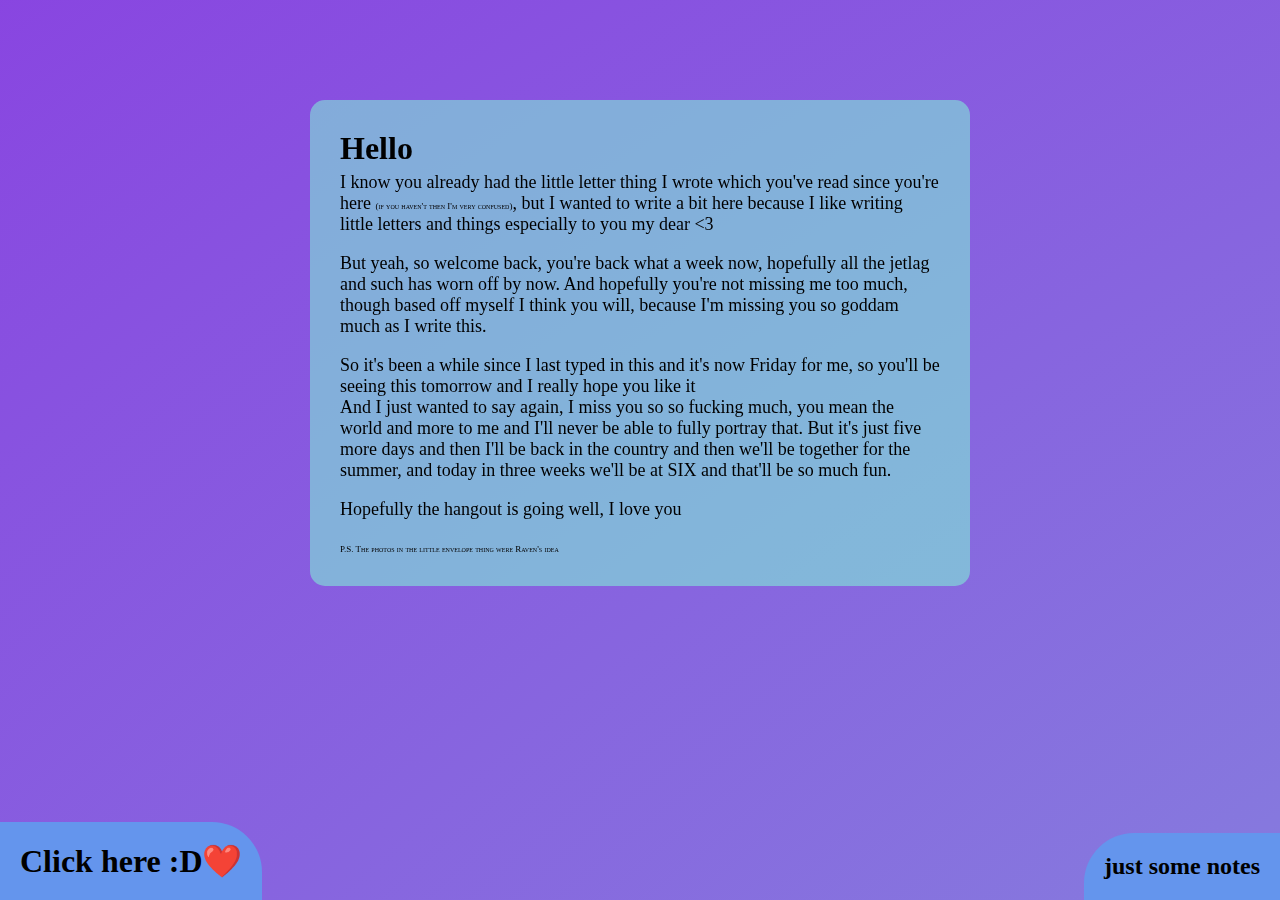
<file: index.html>
<!DOCTYPE html>
<html class="backgroundGradient">
        <head>
                <title>❤️Welcome Back❤️</title>
                <meta name="viewport" content="width=device-width, initial-scale=1.0">
                <link href="styles.css" rel="stylesheet" type="text/css" media="all">
                <link rel="favicon" href="assets/icon.png">
                <style>
                </style>
        </head>

        <body>
                <div class = "backing purple-cyan"></div>
                <div class = "center">
                        <h1>Hello </h1>
                        <p>I know you already had the little letter thing I wrote which you've read since you're here <smol>(if you haven't then I'm very confused)</smol>, but I wanted to write a bit here because I like writing little letters and things especially to you my dear <3</a></p>
                        <p>But yeah, so welcome back, you're back what a week now, hopefully all the jetlag and such has worn off by now. And hopefully you're not missing me too much, though based off myself I think you will, because I'm missing you so goddam much as I write this.</p>
                        <p>So it's been a while since I last typed in this and it's now Friday for me, so you'll be seeing this tomorrow and I really hope you like it
                       <br>And I just wanted to say again, I miss you so so fucking much, you mean the world and more to me and I'll never be able to fully portray that. But it's just five more days and then I'll be back in the country and then we'll be together for the summer, and today in three weeks we'll be at SIX and that'll be so much fun.
                        </p>
                        <p>Hopefully the hangout is going well, I love you</p>
                        <smol>P.S. The photos in the little envelope thing were Raven's idea</smol>

                </div>

                <a class="bottom left" href = "images.html">
                        <h1>Click here :D❤️</h1>
                </a>
                <a class="bottom right" href = "notes.html">
                        <h1 style="font-size: x-large;">just some notes </h1>
                </a>
        </body>
</html>
</file>
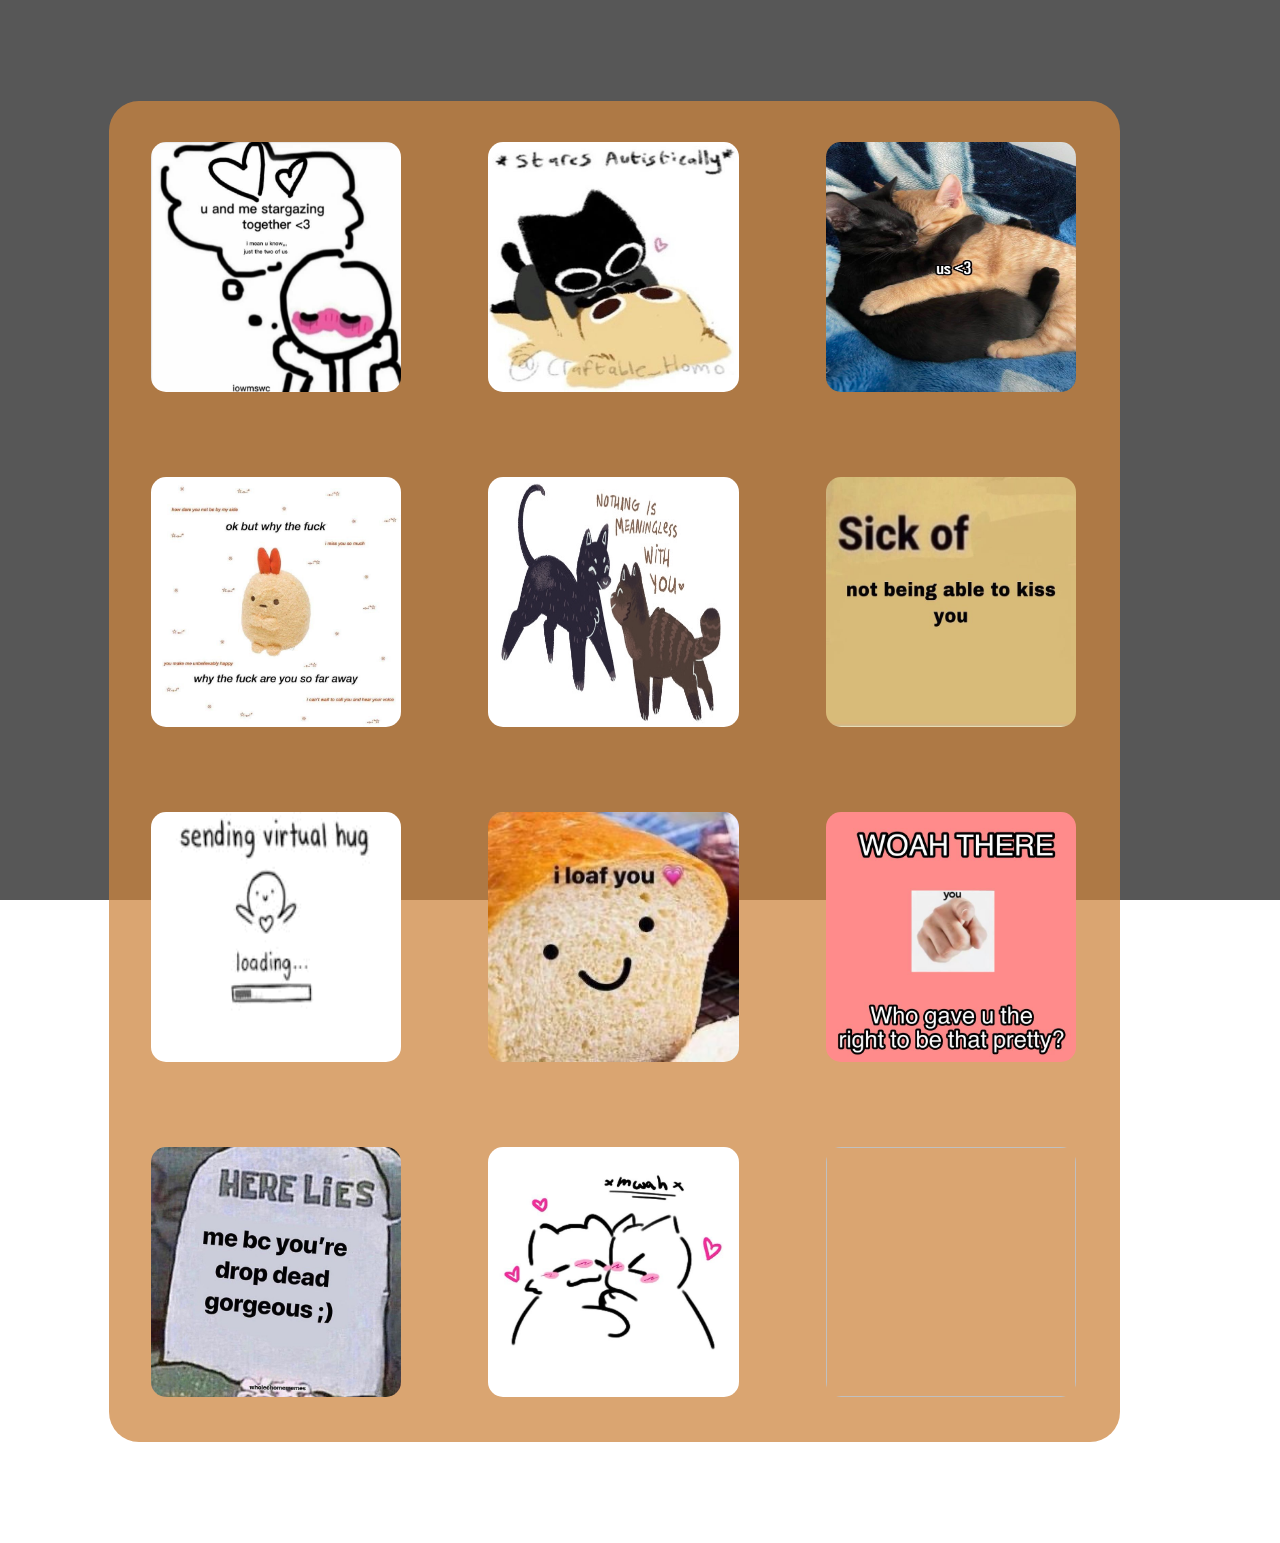
<file: images.html>
<!DOCTYPE html>
<html class="backgroundGradient">
        <head>
                <title>❤️Welcome Back❤️</title>
                <meta name="viewport" content="width=device-width, initial-scale=1.0">
                <link href="styles.css" rel="stylesheet" type="text/css" media="all">
                <link rel="favicon" href="assets/icon.png">
                <style>
                        .center{
                                margin-top: 50px;
                        }

                        .stargazing .image{content: image-set("assets/✨stargazing✨.JPG");}
                        .stares-autistically .image{content: image-set("assets/stares-autistically.JPG");}
                        .us .image{content: image-set("assets/us❤️.JPG");}
                        .why-are-you-so-far .image{content: image-set("assets/why-the-fuck-are-you-so-far-away.JPG");}
                        .nothing-is-meaningless .image{content: image-set("assets/nothing-is-meaningless-with-you.jpg");}
                        .sick-of-no-kissing .image{content: image-set("assets/sick-of-not-being-able-to-kiss-you.JPG");}
                        .virtual-hug .image{content: image-set("assets/virtual-hug.GIF");}
                        .loaf .image{content: image-set("assets/i-loaf-you.JPG");}
                        .criminal .image{content: image-set("assets/it's-illegal-to-be-that-pretty.JPG");}
                        .dropdead .image{content: image-set("assets/drop-dead-gorgeous.JPG");}
                        .mwah .image{content: image-set("assets/mwah.JPG");}
                        .aaa .image{content: image-set("assets/aaa");}
                        .aaa .image{content: image-set("assets/aaa");}
                        .aaa .image{content: image-set("assets/aaa");}

                </style>
                <script src = "scripts.js"></script>

        </head>

        <body>
                <div class="backing"></div>
                <div class="large" id = "large" onclick="hide('large')">
                        <img class = "image" id = "largeImage">

                </div>
                <div class = "images">
                        <div class = 'tile stargazing'>
                                <img class = 'image' onclick="setAndShow('stargazing')">
                        </div>
                        <div class = 'tile stares-autistically'>
                                <img class = 'image' onclick="setAndShow('stares-autistically')">
                        </div>
                        <div class = 'tile us'>
                                <img class = 'image' onclick="setAndShow('us')">
                        </div>
                        <div class = 'tile why-are-you-so-far' >
                                <img class = 'image' onclick="setAndShow('why-are-you-so-far')">
                        </div>
                        <div class = 'tile nothing-is-meaningless'>
                                <img class = 'image' onclick="setAndShow('nothing-is-meaningless')">
                        </div>
                        <div class = 'tile sick-of-no-kissing'>
                                <img class = 'image' onclick="setAndShow('sick-of-no-kissing')">
                        </div>
                        <div class = 'tile virtual-hug'>
                                <img class = 'image' onclick="setAndShow('virtual-hug')">
                        </div>
                        <div class = 'tile loaf'>
                                <img class = 'image' onclick="setAndShow('loaf')">
                        </div>
                        <div class = 'tile criminal'>
                                <img class = 'image' onclick="setAndShow('criminal')">
                        </div>
                        <div class = 'tile dropdead'>
                                <img class = 'image' onclick="setAndShow('dropdead')">
                        </div>
                        <div class = 'tile mwah'>
                                <img class = 'image' onclick="setAndShow('mwah')">
                        </div>
                        <div class = 'tile '>
                                <img class = 'image' onclick="setAndShow('')">
                        </div>
        </body>
</html>
</file>
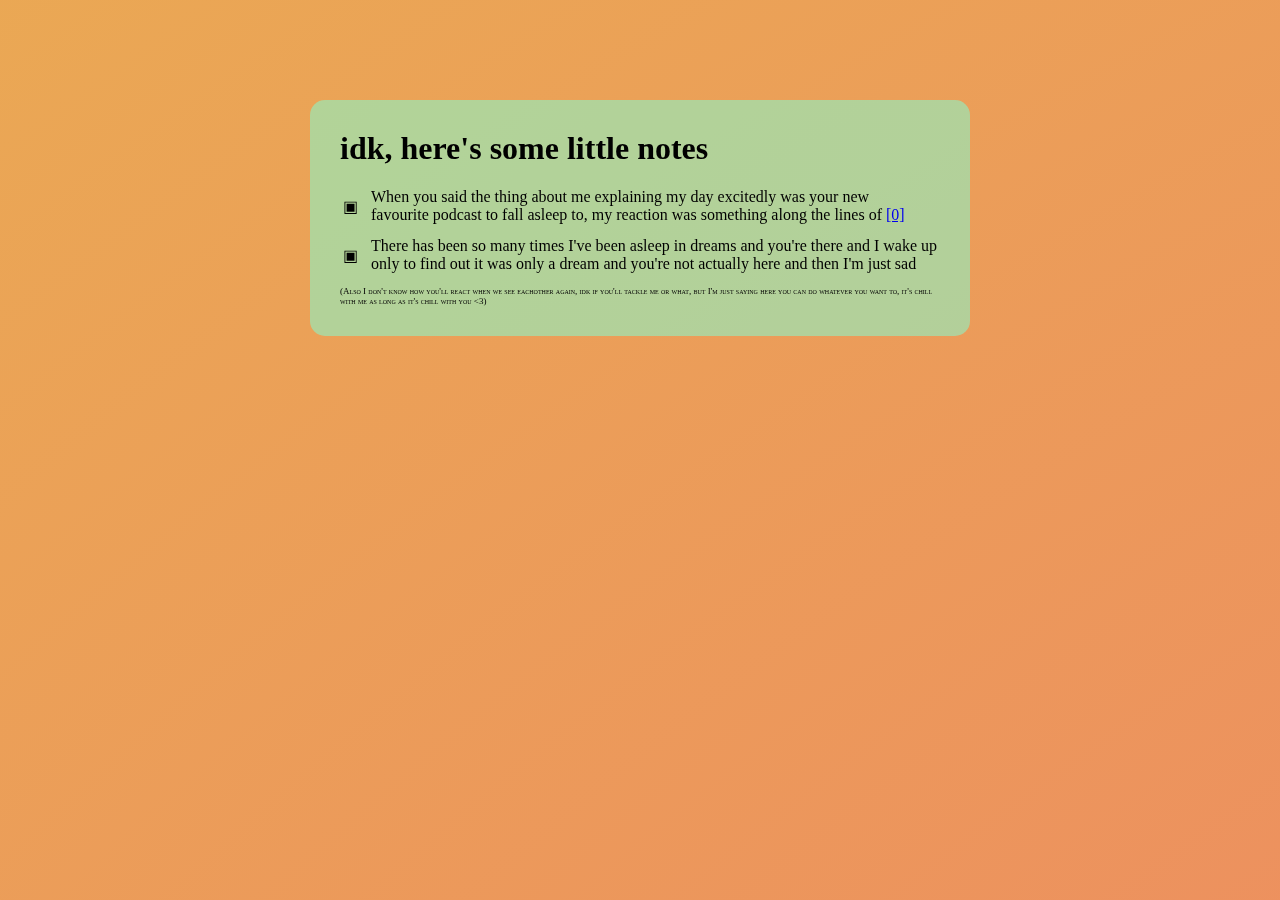
<file: notes.html>
<!DOCTYPE html>
<html class="backgroundGradient">
        <head>
                <title>❤️Welcome Back❤️</title>
                <meta name="viewport" content="width=device-width, initial-scale=1.0">
                <link href="styles.css" rel="stylesheet" type="text/css" media="all">
                <link rel="favicon" href="assets/icon.png">
                <style>
                        tr{
                                border-bottom-style: ridge;
                                border-bottom-width: 10px;
                                border-bottom-color: blue;
                        }
                        tr:first-of-type td{
                                padding-right: 10px;
                                padding-bottom: 10px;
                        }
                </style>
        </head>

        <body>
                <div class = "backing red-orange"></div>
                <div class = "center">
                        <h1>idk, here's some little notes </h1>
                        <br>
                        <table>
                                <tr>
                                        <td>▣</td>
                                        <td>When you said the thing about me explaining my day excitedly was your new favourite podcast to fall asleep to, my reaction was something along the lines of <a href="assets/muffled-screaming.JPG">[0]</a></td>
                                </tr>
                                <tr>
                                        <td>▣</td>
                                        <td>There has been so many times I've been asleep in dreams and you're there and I wake up only to find out it was only a dream and you're not actually here and then I'm just sad</td>
                                </tr>
                        </table>
                        <smol style="display: block; margin-top: 10px;">(Also I don't know how you'll react when we see eachother again, idk if you'll tackle me or what, but I'm just saying here you can do whatever you want to, it's chill with me as long as it's chill with you <3)</smol>

                </div>
        </body>
</html>
</file>
<file: styles.css>
@font-face {
        font-family: PM;
        src: url('assets/Pm-Regular.ttf') format('ttf');
}
html{
        overflow-y: overlay;
        overflow-x: hidden;
}
.backgroundGradient::-webkit-scrollbar-thumb{
        background-color: rgb(0, 0, 0);
}

.backing{
        z-index: -1;
        position: fixed;
        top: -50vh;
        right: -50vw;
        width: 200vw;
        height: 200vh;
        animation: gradientShift 30s infinite alternate-reverse;
        -webkit-animation: gradientShift 30s infinite alternate-reverse;
}
.purple-cyan{
        background: radial-gradient(#7fffd7, #8a2be2);
        background-size: 400% 400%;
}
.red-orange{
        background: radial-gradient(rgb(243, 89, 120), rgb(233, 179, 79));
        background-size: 400% 400%;
}
.green-purple{
        background: radial-gradient(green, #8a2be2);
        background-size: 400% 400%;
}
.center{
        margin-left: auto;
        margin-right: auto;
        margin-top: 100px;
        width: 600px;
        padding: 30px;
        background-color: #7fffd686;
        display: flexbox;
        border-radius: 15px;
        -webkit-border-radius: 15px;
        -moz-border-radius: 15px;
        -ms-border-radius: 15px;
        -o-border-radius: 15px;
}
h1{
        margin-top: 0;
        margin-bottom: 0;
        font-size: xx-large;
}
p{
        margin-top: 5px;
        font-size:large
}

smol{
        font-size: xx-small;
        font-variant: small-caps;
}
marquee{
        font-weight: 900;
        position: absolute;
        top: 0;
        left: 0;
        width: 100vh;
        z-index: 100;
}
.images{
        margin: 8%;
        width: 80%;
        background-color:rgba(205, 134, 63, 0.74);
        border-radius: 30px;
        -webkit-border-radius: 30px;
        -moz-border-radius: 30px;
        -ms-border-radius: 30px;
        -o-border-radius: 30px;
}
.images .tile{
        margin:3%;
        display: inline-block;
        width: 25%;
        padding: 1%;
        align-content: center;
        border-radius: 15px;
        text-align: center;
}

.images .tile .image{
        width: 99%;
        height: 100%;
        aspect-ratio: 1/1;
        background-size: contain;
        background-repeat: no-repeat;
        display:inline-block;

}
.images .tile img{
        border-radius: 15px;
        white-space-collapse: nowrap;
        text-decoration: none;
        font-size: larger;
        font-weight: 900;

}

.bottom{
        position: fixed;
        text-decoration: none;
        color: black;
        display: inline-block;
        background-color:cornflowerblue;
        bottom: 0;
        padding: 20px;
        max-width: 40vw;
}
.left{
        left: 0;
        border-top-right-radius: 50px;
}
.right{
        right: 0;
        border-top-left-radius: 50px;
}

.large{
        top: 0;
        right: 0;
        height: 100vh;
        width: 100vw;
        z-index: -100;
        position: fixed;
        background-color:rgba(0, 0, 0, 0.659);
        justify-self: center;
        justify-content: center;
        justify-items: center;
}
.large img{
        margin-top: 2.5%;
        height: 100%;
        max-height: 90%;
        z-index: 100;
}

@media only screen and (max-width: 700px){
        .center{
                margin: 5%;
                margin-top: 100px;
                padding: 5%;
                width: 80%;
                margin-bottom: 20vh;
        }
        .images{
                width: 95%;
                margin: 2.5%;
        }
        .images .tile{
                margin: 2.8%;
                width: 41.5%;
        }
        .large img{
                margin-left: 2.5%;
                margin-right: 2.5%;
                max-width: 90%;
                max-height: unset;
                height: unset;
                display: block;
        }
}




@keyframes gradientShift {
        0%{background-position: 10% 10%;}
        20%{background-position: 80% 30%;}
        40%{background-position: 20% 50%;}
        60%{background-position: 10% 70%;}
        80%{background-position: 80% 90%;}
        100%{background-position: 50% 50%;}
}
</file>
